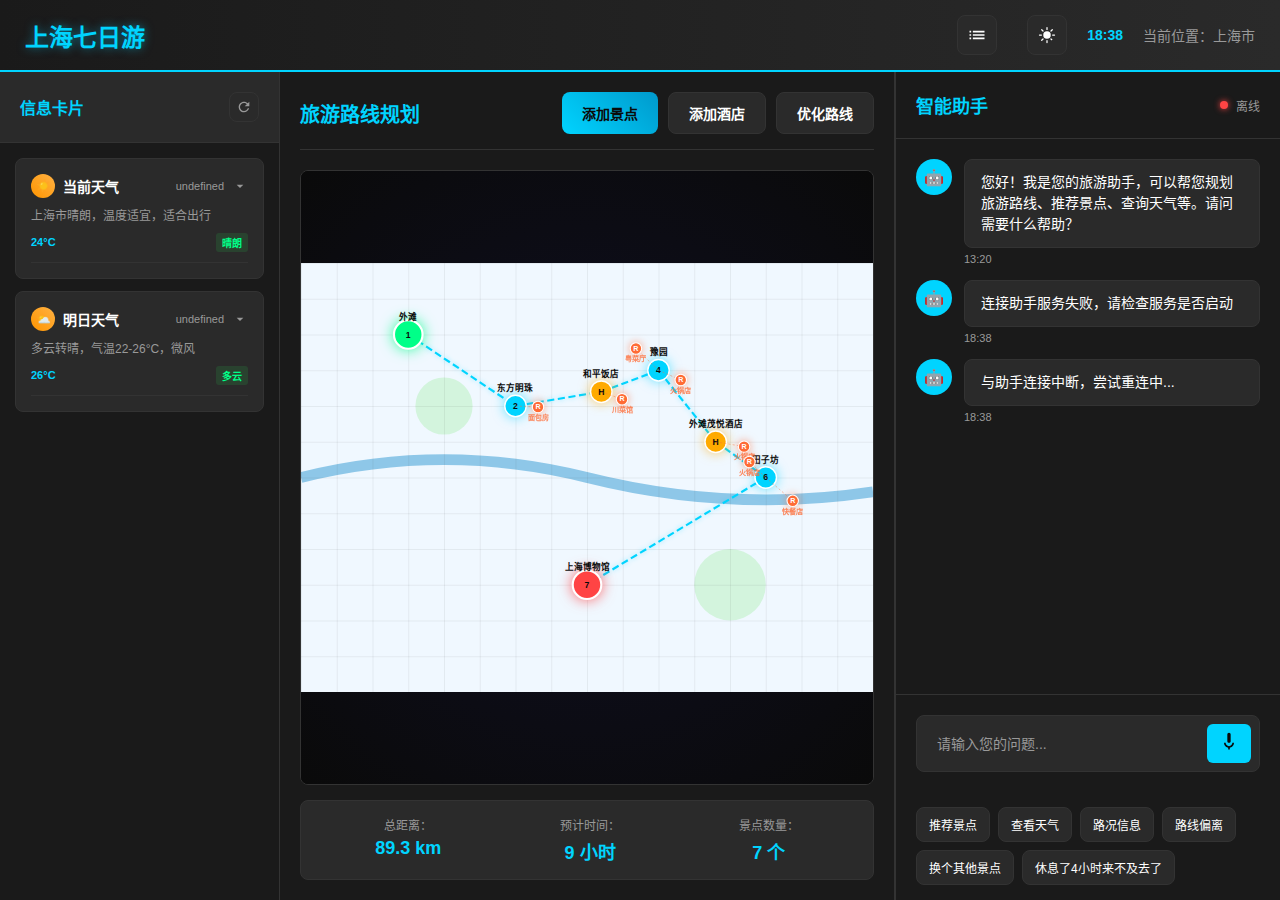
<file: web/travel/index.html>
<!DOCTYPE html>
<html lang="zh-CN">
<head>
    <meta charset="UTF-8">
    <meta name="viewport" content="width=device-width, initial-scale=1.0">
    <title>车机旅游助手</title>
    <link rel="stylesheet" href="style.css">
</head>
<body>
    <div id="app">
        <!-- 头部标题栏 -->
        <header class="header">
            <div class="header-left">
                <h1>旅游助手</h1>
            </div>
            <div class="header-right">
                <button class="overview-btn" id="overview-btn" title="查看总览">
                    <svg width="20" height="20" viewBox="0 0 24 24" fill="currentColor">
                        <path d="M3 13h2v-2H3v2zm0 4h2v-2H3v2zm0-8h2V7H3v2zm4 4h14v-2H7v2zm0 4h14v-2H7v2zM7 7v2h14V7H7z"/>
                    </svg>
                </button>
                <button class="theme-toggle" id="theme-toggle" title="切换主题">
                    <svg class="theme-icon sun-icon" width="20" height="20" viewBox="0 0 24 24" fill="currentColor">
                        <path d="M12 2.25a.75.75 0 01.75.75v2.25a.75.75 0 01-1.5 0V3a.75.75 0 01.75-.75zM7.5 12a4.5 4.5 0 119 0 4.5 4.5 0 01-9 0zM18.894 6.166a.75.75 0 00-1.06-1.06l-1.591 1.59a.75.75 0 101.06 1.061l1.591-1.59zM21.75 12a.75.75 0 01-.75.75h-2.25a.75.75 0 010-1.5H21a.75.75 0 01.75.75zM18.894 17.834a.75.75 0 00-1.06 1.06l-1.591-1.59a.75.75 0 111.06-1.061l1.591 1.59zM12 18a.75.75 0 01.75.75V21a.75.75 0 01-1.5 0v-2.25A.75.75 0 0112 18zM7.758 17.303a.75.75 0 00-1.061-1.06l-1.591 1.59a.75.75 0 001.06 1.061l1.591-1.59zM6 12a.75.75 0 01-.75.75H3a.75.75 0 010-1.5h2.25A.75.75 0 016 12zM6.697 7.757a.75.75 0 001.06-1.06l-1.59-1.591a.75.75 0 00-1.061 1.06l1.59 1.591z"/>
                    </svg>
                    <svg class="theme-icon moon-icon" width="20" height="20" viewBox="0 0 24 24" fill="currentColor" style="display: none;">
                        <path d="M9.528 1.718a.75.75 0 01.162.819A8.97 8.97 0 009 6a9 9 0 009 9 8.97 8.97 0 003.463-.69.75.75 0 01.981.98 10.503 10.503 0 01-9.694 6.46c-5.799 0-10.5-4.701-10.5-10.5 0-4.368 2.667-8.112 6.46-9.694a.75.75 0 01.818.162z"/>
                    </svg>
                </button>
                <span class="time" id="current-time"></span>
                <span class="location">当前位置：上海市</span>
            </div>
        </header>

        <!-- 主内容区域 -->
        <main class="main-content">
            <!-- 左侧区域 (70%) -->
            <section class="left-section">
                <!-- 卡片消息栏 -->
                <aside class="cards-sidebar">
                    <div class="cards-header">
                        <h3>信息卡片</h3>
                        <button class="cards-refresh" id="cards-refresh" title="刷新信息">
                            <svg width="16" height="16" viewBox="0 0 24 24" fill="currentColor">
                                <path d="M17.65 6.35C16.2 4.9 14.21 4 12 4c-4.42 0-7.99 3.58-7.99 8s3.57 8 7.99 8c3.73 0 6.84-2.55 7.73-6h-2.08c-.82 2.33-3.04 4-5.65 4-3.31 0-6-2.69-6-6s2.69-6 6-6c1.66 0 3.14.69 4.22 1.78L13 11h7V4l-2.35 2.35z"/>
                            </svg>
                        </button>
                    </div>
                    <div class="cards-container" id="cards-container">
                        <!-- 卡片内容将通过JavaScript动态生成 -->
                    </div>
                </aside>

                <!-- 旅游规划模块 -->
                <section class="planning-section">
                    <div class="planning-header">
                        <h2>旅游路线规划</h2>
                        <div class="planning-controls">
                            <button class="btn-primary" id="add-point">添加景点</button>
                            <button class="btn-secondary" id="add-hotel">添加酒店</button>
                            <button class="btn-secondary" id="optimize-route">优化路线</button>
                        </div>
                    </div>

                    <!-- 规划图容器 -->
                    <div class="route-canvas-container">
                        <svg id="route-canvas" viewBox="0 0 800 600">
                            <!-- 背景定义 -->
                            <defs>
                                <!-- 地图背景图案 -->
                                <pattern id="map-bg" width="800" height="600" patternUnits="userSpaceOnUse">
                                    <!-- 模拟地图背景 -->
                                    <rect width="800" height="600" fill="#f0f8ff"/>
                                    <!-- 模拟河流 -->
                                    <path d="M 0 300 Q 200 250 400 300 T 800 320" stroke="#4da6d9" stroke-width="15" fill="none" opacity="0.6"/>
                                    <!-- 模拟公园绿地 -->
                                    <circle cx="200" cy="200" r="40" fill="#90EE90" opacity="0.3"/>
                                    <circle cx="600" cy="450" r="50" fill="#90EE90" opacity="0.3"/>
                                </pattern>

                                <!-- 网格图案 -->
                                <pattern id="grid" width="50" height="50" patternUnits="userSpaceOnUse">
                                    <path d="M 50 0 L 0 0 0 50" fill="none" stroke="var(--grid-color)" stroke-width="1" opacity="0.2"/>
                                </pattern>
                            </defs>

                            <!-- 地图背景 -->
                            <rect width="100%" height="100%" fill="url(#map-bg)" />
                            <!-- 网格覆盖 -->
                            <rect width="100%" height="100%" fill="url(#grid)" />

                            <!-- 路线连接线 -->
                            <g id="route-lines"></g>

                            <!-- 景点节点 -->
                            <g id="route-points"></g>

                            <!-- 卫星节点（餐饮等） -->
                            <g id="satellite-points"></g>
                        </svg>
                    </div>

                    <!-- 底部信息面板 -->
                    <div class="route-info">
                        <div class="info-item">
                            <span class="info-label">总距离：</span>
                            <span class="info-value" id="total-distance">0 km</span>
                        </div>
                        <div class="info-item">
                            <span class="info-label">预计时间：</span>
                            <span class="info-value" id="estimated-time">0 小时</span>
                        </div>
                        <div class="info-item">
                            <span class="info-label">景点数量：</span>
                            <span class="info-value" id="point-count">0 个</span>
                        </div>
                    </div>
                </section>
            </section>

            <!-- 右侧对话交互模块 (30%) -->
            <section class="chat-section">
                <div class="chat-header">
                    <h2>智能助手</h2>
                    <div class="chat-status">
                        <span class="status-dot online"></span>
                        <span>在线</span>
                    </div>
                </div>

                <!-- 聊天消息区域 -->
                <div class="chat-messages" id="chat-messages">
                    <div class="message assistant">
                        <div class="message-avatar">
                            <div class="avatar-icon">🤖</div>
                        </div>
                        <div class="message-content">
                            <div class="message-text">您好！我是您的旅游助手，可以帮您规划旅游路线、推荐景点、查询天气等。请问需要什么帮助？</div>
                            <div class="message-time">13:20</div>
                        </div>
                    </div>
                </div>

                <!-- 输入区域 -->
                <div class="chat-input-container">
                    <div class="input-wrapper">
                        <input type="text" id="chat-input" placeholder="请输入您的问题..." autocomplete="off">
                        <button class="send-btn" id="send-btn">
                            <svg width="20" height="20" viewBox="0 0 24 24" fill="currentColor">
                                <path d="M12 1c-1.1 0-2 .9-2 2v8c0 1.1.9 2 2 2s2-.9 2-2V3c0-1.1-.9-2-2-2zm0 16c-2.2 0-4-1.8-4-4H6c0 3.3 2.7 6 6 6s6-2.7 6-6h-2c0 2.2-1.8 4-4 4zm-1 2v2h2v-2h-2z"/>
                            </svg>
                        </button>
                    </div>
                </div>

                <!-- 快捷操作按钮 -->
                <div class="quick-actions">
                    <button class="quick-btn" data-action="recommend">推荐景点</button>
                    <button class="quick-btn" data-action="weather">查看天气</button>
                    <button class="quick-btn" data-action="traffic">路况信息</button>
                    <button class="quick-btn" data-action="deviation">路线偏离</button>
                    <button class="quick-btn" data-action="alternative">换个其他景点</button>
                    <button class="quick-btn" data-action="delay">休息了4小时来不及去了</button>
                </div>
            </section>
        </main>
    </div>

    <!-- 总览弹窗 -->
    <div id="overview-popup" class="overview-popup">
        <div class="popup-overlay" id="popup-overlay"></div>
        <div class="popup-content">
            <div class="popup-header">
                <h2>旅游行程总览</h2>
                <button class="popup-close" id="popup-close" title="关闭">
                    <svg width="24" height="24" viewBox="0 0 24 24" fill="currentColor">
                        <path d="M18.3 5.71c-.39-.39-1.02-.39-1.41 0L12 10.59 7.11 5.7c-.39-.39-1.02-.39-1.41 0-.39.39-.39 1.02 0 1.41L10.59 12 5.7 16.89c-.39.39-.39 1.02 0 1.41.39.39 1.02.39 1.41 0L12 13.41l4.89 4.88c.39.39 1.02.39 1.41 0 .39-.39.39-1.02 0-1.41L13.41 12l4.89-4.89c.38-.38.38-1.02 0-1.4z"/>
                    </svg>
                </button>
            </div>
            <div class="popup-body" id="popup-body">
                <!-- 滑动容器 -->
                <div class="days-container" id="days-container">
                    <!-- 日程内容将通过JavaScript动态生成 -->
                </div>

                <!-- 左右箭头 -->
                <div class="slide-arrows arrow-left" id="arrow-left">
                    <button class="arrow-btn" id="prev-btn">
                        <svg width="24" height="24" viewBox="0 0 24 24" fill="currentColor">
                            <path d="M15.41 7.41L14 6l-6 6 6 6 1.41-1.41L10.83 12z"/>
                        </svg>
                    </button>
                </div>
                <div class="slide-arrows arrow-right" id="arrow-right">
                    <button class="arrow-btn" id="next-btn">
                        <svg width="24" height="24" viewBox="0 0 24 24" fill="currentColor">
                            <path d="M10 6L8.59 7.41 13.17 12l-4.58 4.59L10 18l6-6z"/>
                        </svg>
                    </button>
                </div>

                <!-- 底部导航 -->
                <div class="slide-navigation">
                    <button class="nav-btn" id="nav-prev">
                        <svg width="20" height="20" viewBox="0 0 24 24" fill="currentColor">
                            <path d="M15.41 7.41L14 6l-6 6 6 6 1.41-1.41L10.83 12z"/>
                        </svg>
                    </button>
                    <div class="day-indicators" id="day-indicators">
                        <!-- 指示器将通过JavaScript动态生成 -->
                    </div>
                    <button class="nav-btn" id="nav-next">
                        <svg width="20" height="20" viewBox="0 0 24 24" fill="currentColor">
                            <path d="M10 6L8.59 7.41 13.17 12l-4.58 4.59L10 18l6-6z"/>
                        </svg>
                    </button>
                </div>
            </div>
        </div>
    </div>

    <!-- 引入Mock数据 -->
    <script src="mockData.js"></script>
    <!-- 引入主应用脚本 -->
    <script src="script.js"></script>
</body>
</html>
</file>
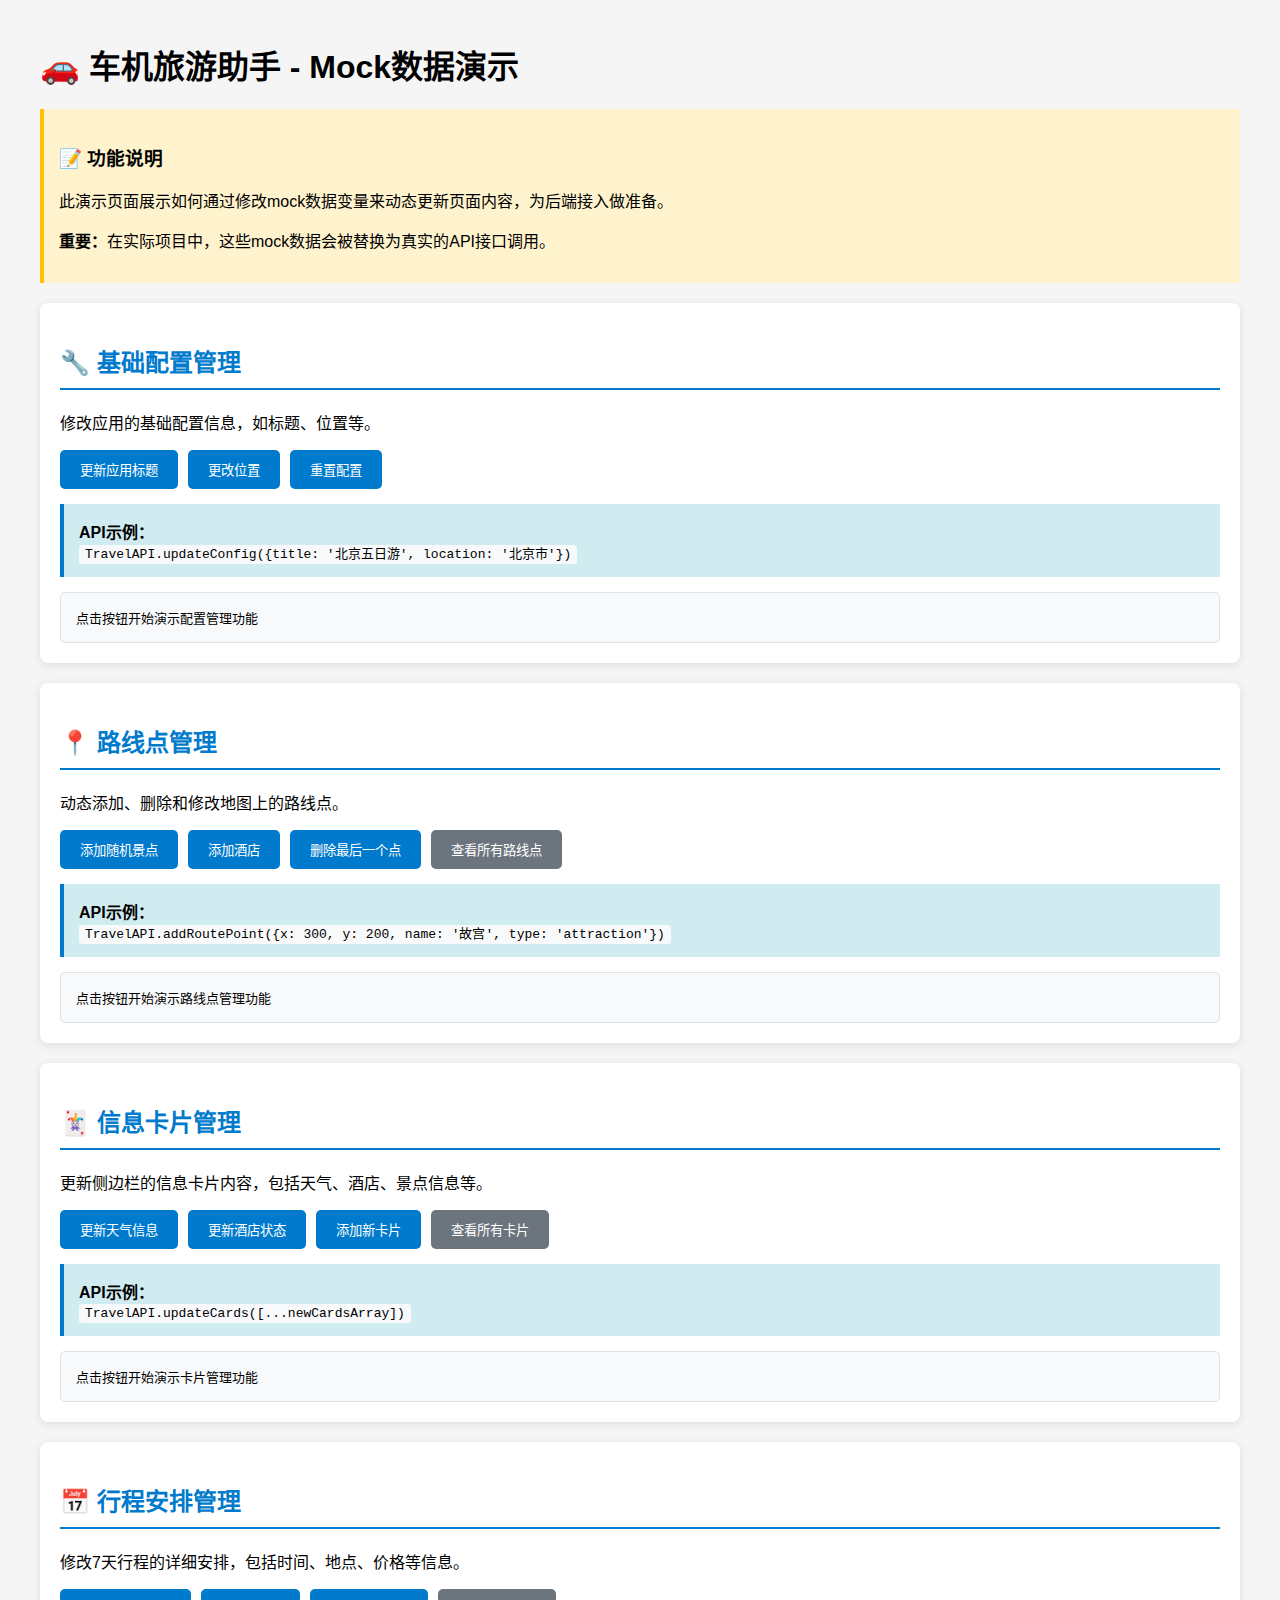
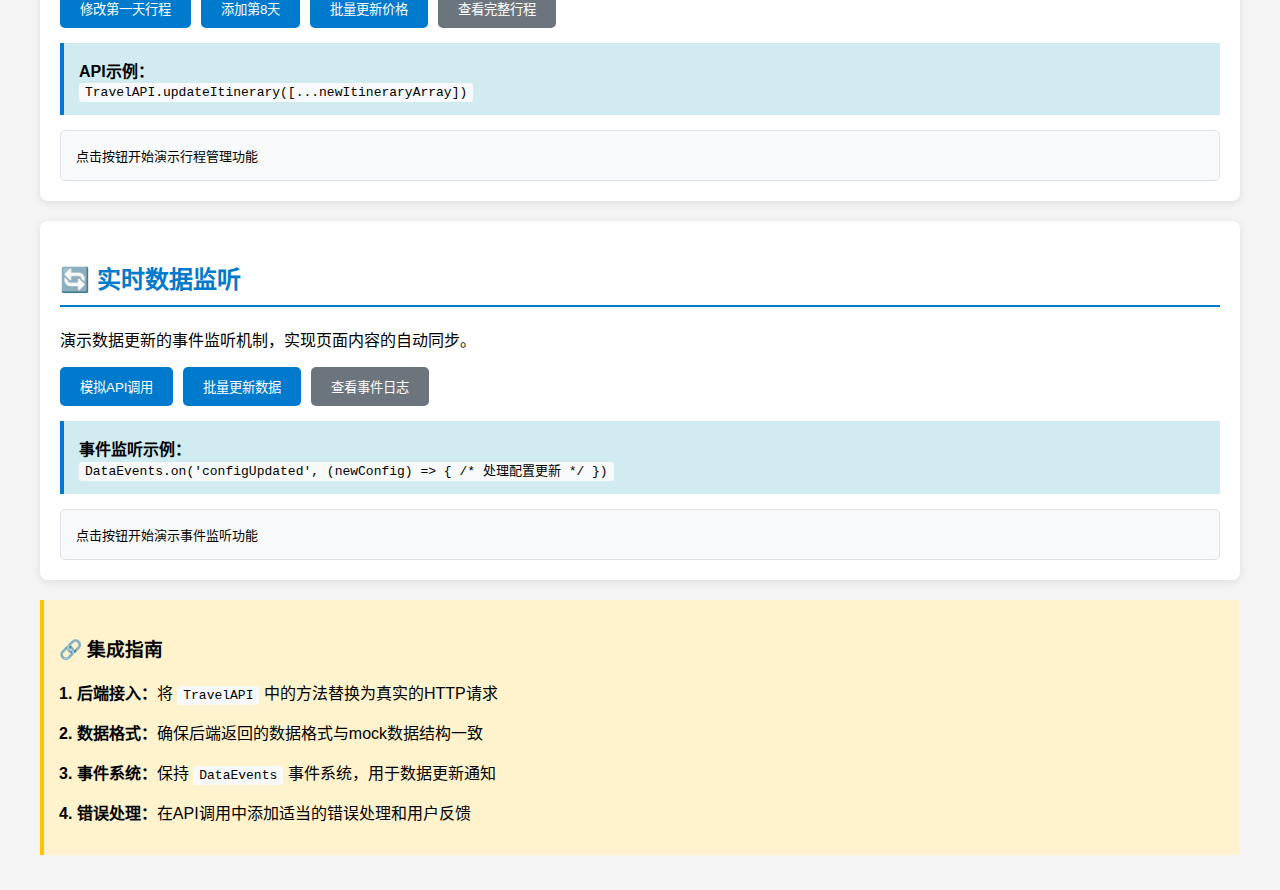
<file: web/travel/demo.html>
<!DOCTYPE html>
<html lang="zh-CN">
<head>
    <meta charset="UTF-8">
    <meta name="viewport" content="width=device-width, initial-scale=1.0">
    <title>Mock数据演示 - 旅游助手</title>
    <style>
        body {
            font-family: Arial, sans-serif;
            max-width: 1200px;
            margin: 0 auto;
            padding: 20px;
            background: #f5f5f5;
        }
        .demo-section {
            background: white;
            margin: 20px 0;
            padding: 20px;
            border-radius: 8px;
            box-shadow: 0 2px 10px rgba(0,0,0,0.1);
        }
        .demo-section h2 {
            color: #007acc;
            border-bottom: 2px solid #007acc;
            padding-bottom: 10px;
        }
        .demo-buttons {
            display: flex;
            gap: 10px;
            flex-wrap: wrap;
            margin: 15px 0;
        }
        .demo-btn {
            background: #007acc;
            color: white;
            border: none;
            padding: 10px 20px;
            border-radius: 5px;
            cursor: pointer;
            transition: background 0.3s;
        }
        .demo-btn:hover {
            background: #005c99;
        }
        .demo-btn.secondary {
            background: #6c757d;
        }
        .demo-btn.secondary:hover {
            background: #545b62;
        }
        .demo-output {
            background: #f8f9fa;
            border: 1px solid #dee2e6;
            padding: 15px;
            border-radius: 5px;
            font-family: monospace;
            white-space: pre-wrap;
            max-height: 300px;
            overflow-y: auto;
        }
        .highlight {
            background: #fff3cd;
            padding: 15px;
            border-left: 4px solid #ffc107;
            margin: 15px 0;
        }
        .api-example {
            background: #d1ecf1;
            padding: 15px;
            border-left: 4px solid #007acc;
            margin: 15px 0;
        }
        code {
            background: #f8f9fa;
            padding: 2px 6px;
            border-radius: 3px;
            font-family: monospace;
        }
    </style>
</head>
<body>
    <h1>🚗 车机旅游助手 - Mock数据演示</h1>

    <div class="highlight">
        <h3>📝 功能说明</h3>
        <p>此演示页面展示如何通过修改mock数据变量来动态更新页面内容，为后端接入做准备。</p>
        <p><strong>重要：</strong>在实际项目中，这些mock数据会被替换为真实的API接口调用。</p>
    </div>

    <div class="demo-section">
        <h2>🔧 基础配置管理</h2>
        <p>修改应用的基础配置信息，如标题、位置等。</p>

        <div class="demo-buttons">
            <button class="demo-btn" onclick="updateTitle()">更新应用标题</button>
            <button class="demo-btn" onclick="updateLocation()">更改位置</button>
            <button class="demo-btn" onclick="resetConfig()">重置配置</button>
        </div>

        <div class="api-example">
            <strong>API示例：</strong><br>
            <code>TravelAPI.updateConfig({title: '北京五日游', location: '北京市'})</code>
        </div>

        <div class="demo-output" id="config-output"></div>
    </div>

    <div class="demo-section">
        <h2>📍 路线点管理</h2>
        <p>动态添加、删除和修改地图上的路线点。</p>

        <div class="demo-buttons">
            <button class="demo-btn" onclick="addRandomPoint()">添加随机景点</button>
            <button class="demo-btn" onclick="addHotelPoint()">添加酒店</button>
            <button class="demo-btn" onclick="removeLastPoint()">删除最后一个点</button>
            <button class="demo-btn secondary" onclick="showRoutePoints()">查看所有路线点</button>
        </div>

        <div class="api-example">
            <strong>API示例：</strong><br>
            <code>TravelAPI.addRoutePoint({x: 300, y: 200, name: '故宫', type: 'attraction'})</code>
        </div>

        <div class="demo-output" id="route-output"></div>
    </div>

    <div class="demo-section">
        <h2>🃏 信息卡片管理</h2>
        <p>更新侧边栏的信息卡片内容，包括天气、酒店、景点信息等。</p>

        <div class="demo-buttons">
            <button class="demo-btn" onclick="updateWeather()">更新天气信息</button>
            <button class="demo-btn" onclick="updateHotelStatus()">更新酒店状态</button>
            <button class="demo-btn" onclick="addNewCard()">添加新卡片</button>
            <button class="demo-btn secondary" onclick="showCardsData()">查看所有卡片</button>
        </div>

        <div class="api-example">
            <strong>API示例：</strong><br>
            <code>TravelAPI.updateCards([...newCardsArray])</code>
        </div>

        <div class="demo-output" id="cards-output"></div>
    </div>

    <div class="demo-section">
        <h2>📅 行程安排管理</h2>
        <p>修改7天行程的详细安排，包括时间、地点、价格等信息。</p>

        <div class="demo-buttons">
            <button class="demo-btn" onclick="updateDay1()">修改第一天行程</button>
            <button class="demo-btn" onclick="addNewDay()">添加第8天</button>
            <button class="demo-btn" onclick="updatePrices()">批量更新价格</button>
            <button class="demo-btn secondary" onclick="showItinerary()">查看完整行程</button>
        </div>

        <div class="api-example">
            <strong>API示例：</strong><br>
            <code>TravelAPI.updateItinerary([...newItineraryArray])</code>
        </div>

        <div class="demo-output" id="itinerary-output"></div>
    </div>

    <div class="demo-section">
        <h2>🔄 实时数据监听</h2>
        <p>演示数据更新的事件监听机制，实现页面内容的自动同步。</p>

        <div class="demo-buttons">
            <button class="demo-btn" onclick="simulateAPICall()">模拟API调用</button>
            <button class="demo-btn" onclick="batchUpdate()">批量更新数据</button>
            <button class="demo-btn secondary" onclick="showEventLog()">查看事件日志</button>
        </div>

        <div class="api-example">
            <strong>事件监听示例：</strong><br>
            <code>DataEvents.on('configUpdated', (newConfig) => { /* 处理配置更新 */ })</code>
        </div>

        <div class="demo-output" id="events-output"></div>
    </div>

    <div class="highlight">
        <h3>🔗 集成指南</h3>
        <p><strong>1. 后端接入：</strong>将 <code>TravelAPI</code> 中的方法替换为真实的HTTP请求</p>
        <p><strong>2. 数据格式：</strong>确保后端返回的数据格式与mock数据结构一致</p>
        <p><strong>3. 事件系统：</strong>保持 <code>DataEvents</code> 事件系统，用于数据更新通知</p>
        <p><strong>4. 错误处理：</strong>在API调用中添加适当的错误处理和用户反馈</p>
    </div>

    <!-- 引入Mock数据 -->
    <script src="mockData.js"></script>
    <script>
        // 演示函数
        function updateTitle() {
            const newTitle = '北京故宫深度游';
            TravelAPI.updateConfig({title: newTitle});
            document.getElementById('config-output').textContent = `应用标题已更新为: ${newTitle}`;
        }

        function updateLocation() {
            const newLocation = '北京市东城区';
            TravelAPI.updateConfig({location: newLocation});
            document.getElementById('config-output').textContent = `位置已更新为: ${newLocation}`;
        }

        function resetConfig() {
            TravelAPI.updateConfig({
                title: '上海七日游',
                location: '上海市',
                totalDays: 7
            });
            document.getElementById('config-output').textContent = '配置已重置为默认值';
        }

        function addRandomPoint() {
            const attractions = ['天安门广场', '故宫博物院', '天坛公园', '颐和园', '长城'];
            const randomName = attractions[Math.floor(Math.random() * attractions.length)];
            const newPoint = {
                x: Math.random() * 600 + 100,
                y: Math.random() * 400 + 100,
                name: randomName,
                type: 'attraction'
            };
            TravelAPI.addRoutePoint(newPoint);
            document.getElementById('route-output').textContent = `已添加景点: ${randomName}`;
        }

        function addHotelPoint() {
            const hotels = ['北京饭店', '王府井大饭店', '前门建国饭店'];
            const randomHotel = hotels[Math.floor(Math.random() * hotels.length)];
            const newPoint = {
                x: Math.random() * 600 + 100,
                y: Math.random() * 400 + 100,
                name: randomHotel,
                type: 'hotel'
            };
            TravelAPI.addRoutePoint(newPoint);
            document.getElementById('route-output').textContent = `已添加酒店: ${randomHotel}`;
        }

        function removeLastPoint() {
            const points = window.RoutePointsData;
            if (points.length > 0) {
                const lastPoint = points[points.length - 1];
                TravelAPI.removeRoutePoint(lastPoint.id);
                document.getElementById('route-output').textContent = `已删除: ${lastPoint.name}`;
            } else {
                document.getElementById('route-output').textContent = '没有可删除的路线点';
            }
        }

        function showRoutePoints() {
            const points = window.RoutePointsData;
            const output = points.map(p => `${p.name} (${p.type}) - 坐标(${p.x}, ${p.y})`).join('\n');
            document.getElementById('route-output').textContent = `当前路线点 (${points.length}个):\n${output}`;
        }

        function updateWeather() {
            const cards = [...window.CardsData];
            const weatherCard = cards.find(c => c.id === 'weather-general');
            if (weatherCard) {
                weatherCard.value = Math.floor(Math.random() * 15 + 15) + '°C';
                weatherCard.content = '北京市多云，微风，适合出行';
                weatherCard.time = new Date().toLocaleTimeString('zh-CN', {hour: '2-digit', minute: '2-digit'});
                TravelAPI.updateCards(cards);
                document.getElementById('cards-output').textContent = `天气已更新: ${weatherCard.value}`;
            }
        }

        function updateHotelStatus() {
            const cards = [...window.CardsData];
            const hotelCards = cards.filter(c => c.type === 'hotel');
            hotelCards.forEach(card => {
                const statuses = ['available', 'busy'];
                const statusTexts = ['有房', '紧张'];
                const randomIndex = Math.floor(Math.random() * statuses.length);
                card.status = statuses[randomIndex];
                card.statusText = statusTexts[randomIndex];
            });
            TravelAPI.updateCards(cards);
            document.getElementById('cards-output').textContent = `已更新 ${hotelCards.length} 个酒店的状态`;
        }

        function addNewCard() {
            const cards = [...window.CardsData];
            const newCard = {
                id: 'demo-card-' + Date.now(),
                type: 'attraction',
                title: '演示景点',
                content: '这是一个演示添加的新景点卡片',
                value: '¥50',
                status: 'available',
                statusText: '开放中',
                icon: '🏯',
                pointTypes: ['all'],
                pointId: null,
                time: new Date().toLocaleTimeString('zh-CN', {hour: '2-digit', minute: '2-digit'})
            };
            cards.push(newCard);
            TravelAPI.updateCards(cards);
            document.getElementById('cards-output').textContent = `已添加新卡片: ${newCard.title}`;
        }

        function showCardsData() {
            const cards = window.CardsData;
            const output = cards.map(c => `${c.title} (${c.type}) - ${c.value}`).join('\n');
            document.getElementById('cards-output').textContent = `所有卡片 (${cards.length}个):\n${output}`;
        }

        function updateDay1() {
            const itinerary = [...window.ItineraryData];
            if (itinerary[0]) {
                itinerary[0].title = '第一天 - 故宫天安门文化之旅';
                itinerary[0].summary = '2个景点 · 2个用餐 · 1晚住宿';
                itinerary[0].items[0].title = '天安门广场';
                itinerary[0].items[0].description = '中华人民共和国的象征，观看升旗仪式';
                TravelAPI.updateItinerary(itinerary);
                document.getElementById('itinerary-output').textContent = '第一天行程已更新为北京主题';
            }
        }

        function addNewDay() {
            const itinerary = [...window.ItineraryData];
            const newDay = {
                day: 8,
                date: '2024-01-22',
                title: '第八天 - 额外延伸游',
                summary: '1个景点 · 1个用餐',
                items: [
                    {
                        time: '10:00',
                        type: 'attraction',
                        title: '圆明园',
                        description: '历史遗迹，感受历史沧桑',
                        price: '¥25',
                        duration: '3小时',
                        icon: '🏛️'
                    }
                ]
            };
            itinerary.push(newDay);
            TravelAPI.updateItinerary(itinerary);
            document.getElementById('itinerary-output').textContent = '已添加第8天行程';
        }

        function updatePrices() {
            const itinerary = [...window.ItineraryData];
            let updateCount = 0;
            itinerary.forEach(day => {
                day.items.forEach(item => {
                    if (item.price && item.price.includes('¥')) {
                        const currentPrice = parseInt(item.price.replace('¥', ''));
                        const newPrice = Math.floor(currentPrice * (0.8 + Math.random() * 0.4)); // ±20%变动
                        item.price = '¥' + newPrice;
                        updateCount++;
                    }
                });
            });
            TravelAPI.updateItinerary(itinerary);
            document.getElementById('itinerary-output').textContent = `已更新 ${updateCount} 个项目的价格`;
        }

        function showItinerary() {
            const itinerary = window.ItineraryData;
            const output = itinerary.map(day => `${day.title} - ${day.summary}`).join('\n');
            document.getElementById('itinerary-output').textContent = `行程安排 (${itinerary.length}天):\n${output}`;
        }

        // 事件监听演示
        let eventLog = [];

        function simulateAPICall() {
            // 模拟一个完整的API调用流程
            eventLog.push(`[${new Date().toLocaleTimeString()}] 开始API调用`);

            setTimeout(() => {
                // 模拟网络延迟
                TravelAPI.updateConfig({
                    title: '模拟API更新 - ' + Math.floor(Math.random() * 1000)
                });
                eventLog.push(`[${new Date().toLocaleTimeString()}] 配置更新完成`);

                setTimeout(() => {
                    const newCard = {
                        id: 'api-card-' + Date.now(),
                        type: 'weather',
                        title: 'API天气',
                        content: '通过API获取的天气信息',
                        value: Math.floor(Math.random() * 30) + '°C',
                        status: 'available',
                        statusText: '实时',
                        icon: '🌤️',
                        pointTypes: ['all'],
                        pointId: null,
                        time: new Date().toLocaleTimeString('zh-CN', {hour: '2-digit', minute: '2-digit'})
                    };

                    const cards = [...window.CardsData, newCard];
                    TravelAPI.updateCards(cards);
                    eventLog.push(`[${new Date().toLocaleTimeString()}] 卡片数据更新完成`);

                    document.getElementById('events-output').textContent = eventLog.slice(-10).join('\n');
                }, 500);
            }, 1000);

            document.getElementById('events-output').textContent = eventLog.slice(-10).join('\n');
        }

        function batchUpdate() {
            eventLog.push(`[${new Date().toLocaleTimeString()}] 开始批量更新`);

            // 同时更新多个数据源
            Promise.all([
                TravelAPI.updateConfig({location: '批量更新测试'}),
                TravelAPI.updateCards(window.CardsData.map(card => ({
                    ...card,
                    time: new Date().toLocaleTimeString('zh-CN', {hour: '2-digit', minute: '2-digit'})
                })))
            ]).then(() => {
                eventLog.push(`[${new Date().toLocaleTimeString()}] 批量更新完成`);
                document.getElementById('events-output').textContent = eventLog.slice(-10).join('\n');
            });
        }

        function showEventLog() {
            document.getElementById('events-output').textContent = `事件日志 (最近${eventLog.length}条):\n` + eventLog.join('\n');
        }

        // 监听所有数据更新事件
        DataEvents.on('configUpdated', (data) => {
            eventLog.push(`[${new Date().toLocaleTimeString()}] 事件: configUpdated`);
        });

        DataEvents.on('cardsUpdated', (data) => {
            eventLog.push(`[${new Date().toLocaleTimeString()}] 事件: cardsUpdated (${data.length}个卡片)`);
        });

        DataEvents.on('routePointsUpdated', (data) => {
            eventLog.push(`[${new Date().toLocaleTimeString()}] 事件: routePointsUpdated (${data.length}个点)`);
        });

        DataEvents.on('itineraryUpdated', (data) => {
            eventLog.push(`[${new Date().toLocaleTimeString()}] 事件: itineraryUpdated (${data.length}天)`);
        });

        // 初始化显示
        document.getElementById('config-output').textContent = '点击按钮开始演示配置管理功能';
        document.getElementById('route-output').textContent = '点击按钮开始演示路线点管理功能';
        document.getElementById('cards-output').textContent = '点击按钮开始演示卡片管理功能';
        document.getElementById('itinerary-output').textContent = '点击按钮开始演示行程管理功能';
        document.getElementById('events-output').textContent = '点击按钮开始演示事件监听功能';

        console.log('Mock数据演示页面已加载');
        console.log('可以通过浏览器控制台直接调用API：');
        console.log('- TravelAPI.updateConfig({title: "新标题"})');
        console.log('- TravelAPI.addRoutePoint({x: 100, y: 100, name: "测试点", type: "attraction"})');
        console.log('- DataEvents.on("configUpdated", (data) => console.log("配置更新:", data))');
    </script>
</body>
</html>
</file>
<file: web/travel/style.css>
* {
    margin: 0;
    padding: 0;
    box-sizing: border-box;
}

:root {
    --primary-bg: #0a0a0a;
    --secondary-bg: #1a1a1a;
    --accent-bg: #2a2a2a;
    --primary-color: #00d4ff;
    --secondary-color: #ffffff;
    --text-muted: #999999;
    --border-color: #333333;
    --success-color: #00ff88;
    --warning-color: #ffaa00;
    --danger-color: #ff4444;
    --radius: 8px;
    --shadow: 0 4px 20px rgba(0, 212, 255, 0.15);
    --grid-color: #2a2a2a;
}

/* 白天模式 */
body.light-theme {
    --primary-bg: #ffffff;
    --secondary-bg: #f8f9fa;
    --accent-bg: #e9ecef;
    --primary-color: #007acc;
    --secondary-color: #212529;
    --text-muted: #6c757d;
    --border-color: #dee2e6;
    --success-color: #28a745;
    --warning-color: #ffc107;
    --danger-color: #dc3545;
    --shadow: 0 4px 20px rgba(0, 122, 204, 0.15);
    --grid-color: #e9ecef;
}

body {
    font-family: 'Arial', sans-serif;
    background: linear-gradient(135deg, var(--primary-bg) 0%, var(--secondary-bg) 100%);
    color: var(--secondary-color);
    height: 100vh;
    overflow: hidden;
    user-select: none;
    transition: all 0.3s ease;
}

#app {
    height: 100vh;
    display: flex;
    flex-direction: column;
}

/* 头部样式 */
.header {
    background: linear-gradient(90deg, var(--secondary-bg) 0%, var(--accent-bg) 100%);
    padding: 15px 25px;
    display: flex;
    justify-content: space-between;
    align-items: center;
    border-bottom: 2px solid var(--primary-color);
    box-shadow: var(--shadow);
}

.header-left h1 {
    color: var(--primary-color);
    font-size: 24px;
    font-weight: bold;
    text-shadow: 0 0 10px rgba(0, 212, 255, 0.5);
}

.header-right {
    display: flex;
    gap: 20px;
    align-items: center;
    font-size: 14px;
}

/* 总览按钮样式 */
.overview-btn {
    background: var(--accent-bg);
    border: 1px solid var(--border-color);
    border-radius: var(--radius);
    padding: 8px;
    cursor: pointer;
    transition: all 0.3s ease;
    display: flex;
    align-items: center;
    justify-content: center;
    min-width: 40px;
    height: 40px;
    margin-right: 10px;
}

.overview-btn:hover {
    background: var(--primary-color);
    color: var(--primary-bg);
    border-color: var(--primary-color);
    transform: scale(1.05);
}

.overview-btn svg {
    color: var(--secondary-color);
    transition: all 0.3s ease;
}

.overview-btn:hover svg {
    color: var(--primary-bg);
}

/* 主题切换按钮 */
.theme-toggle {
    background: var(--accent-bg);
    border: 1px solid var(--border-color);
    border-radius: var(--radius);
    padding: 8px;
    cursor: pointer;
    transition: all 0.3s ease;
    display: flex;
    align-items: center;
    justify-content: center;
    min-width: 40px;
    height: 40px;
}

.theme-toggle:hover {
    background: var(--primary-color);
    color: var(--primary-bg);
    border-color: var(--primary-color);
    transform: scale(1.05);
}

.theme-icon {
    transition: all 0.3s ease;
    color: var(--secondary-color);
}

.theme-toggle:hover .theme-icon {
    color: var(--primary-bg);
}

/* 白天模式特殊样式调整 */
body.light-theme .route-canvas-container {
    background: var(--primary-bg);
    border: 2px solid var(--border-color);
}

body.light-theme #route-canvas {
    background: linear-gradient(135deg, #f8f9fa 0%, var(--primary-bg) 100%);
}

body.light-theme .route-point circle {
    filter: drop-shadow(0 0 8px rgba(0, 122, 204, 0.6));
}

body.light-theme .route-line {
    filter: drop-shadow(0 0 4px rgba(0, 122, 204, 0.4));
}

body.light-theme .status-dot.online {
    box-shadow: 0 0 6px var(--success-color);
}

.time {
    color: var(--primary-color);
    font-weight: bold;
}

.location {
    color: var(--text-muted);
}

/* 主内容区域 */
.main-content {
    flex: 1;
    display: flex;
    height: calc(100vh - 70px);
}

/* 左侧区域 (70%) */
.left-section {
    width: 70%;
    display: flex;
    border-right: 2px solid var(--border-color);
}

/* 卡片消息栏 */
.cards-sidebar {
    width: 280px;
    background: var(--secondary-bg);
    border-right: 1px solid var(--border-color);
    display: flex;
    flex-direction: column;
    overflow: hidden;
}

.cards-header {
    padding: 20px;
    border-bottom: 1px solid var(--border-color);
    display: flex;
    justify-content: space-between;
    align-items: center;
    background: var(--accent-bg);
}

.cards-header h3 {
    color: var(--primary-color);
    font-size: 16px;
    margin: 0;
}

.cards-refresh {
    background: transparent;
    border: 1px solid var(--border-color);
    border-radius: var(--radius);
    padding: 6px;
    cursor: pointer;
    color: var(--text-muted);
    transition: all 0.3s ease;
    display: flex;
    align-items: center;
    justify-content: center;
}

.cards-refresh:hover {
    color: var(--primary-color);
    border-color: var(--primary-color);
    transform: rotate(180deg);
}

.cards-container {
    flex: 1;
    padding: 15px;
    overflow-y: auto;
    display: flex;
    flex-direction: column;
    gap: 12px;
}

.cards-container::-webkit-scrollbar {
    width: 4px;
}

.cards-container::-webkit-scrollbar-track {
    background: var(--accent-bg);
}

.cards-container::-webkit-scrollbar-thumb {
    background: var(--primary-color);
    border-radius: 2px;
}

/* 信息卡片样式 */
.info-card {
    background: var(--accent-bg);
    border: 1px solid var(--border-color);
    border-radius: var(--radius);
    padding: 15px;
    transition: all 0.3s ease;
    cursor: pointer;
    position: relative;
    overflow: hidden;
}

.info-card:hover {
    transform: translateY(-2px);
    box-shadow: var(--shadow);
    border-color: var(--primary-color);
}

.info-card.expanded {
    border-color: var(--primary-color);
    box-shadow: var(--shadow);
}

.info-card::before {
    content: '';
    position: absolute;
    top: 0;
    left: 0;
    width: 4px;
    height: 100%;
    background: var(--primary-color);
    transform: scaleY(0);
    transition: transform 0.3s ease;
}

.info-card:hover::before,
.info-card.expanded::before {
    transform: scaleY(1);
}

.card-header {
    display: flex;
    align-items: center;
    justify-content: space-between;
    margin-bottom: 10px;
}

.card-expand-icon {
    width: 16px;
    height: 16px;
    color: var(--text-muted);
    transition: all 0.3s ease;
    transform: rotate(0deg);
}

.info-card.expanded .card-expand-icon {
    transform: rotate(180deg);
    color: var(--primary-color);
}

.card-content {
    color: var(--text-muted);
    font-size: 12px;
    line-height: 1.4;
    margin-bottom: 8px;
}

.card-details {
    display: flex;
    justify-content: space-between;
    align-items: center;
    font-size: 11px;
}

/* 展开的详细内容 */
.card-expanded-content {
    max-height: 0;
    overflow: hidden;
    transition: max-height 0.3s ease;
    margin-top: 10px;
    padding-top: 0;
    border-top: 1px solid var(--border-color);
}

.info-card.expanded .card-expanded-content {
    max-height: 200px;
    padding-top: 10px;
}

.expanded-section {
    margin-bottom: 12px;
}

.expanded-section:last-child {
    margin-bottom: 0;
}

.expanded-title {
    font-size: 11px;
    font-weight: bold;
    color: var(--primary-color);
    margin-bottom: 4px;
}

.expanded-text {
    font-size: 11px;
    color: var(--text-muted);
    line-height: 1.3;
}

.expanded-list {
    list-style: none;
    padding: 0;
    margin: 0;
}

.expanded-list li {
    font-size: 10px;
    color: var(--text-muted);
    padding: 2px 0;
    position: relative;
    padding-left: 12px;
}

.expanded-list li::before {
    content: '•';
    color: var(--primary-color);
    position: absolute;
    left: 0;
}

.card-value {
    color: var(--primary-color);
    font-weight: bold;
}

.card-status {
    padding: 2px 6px;
    border-radius: 3px;
    font-size: 10px;
    font-weight: bold;
}

.card-status.available {
    background: rgba(40, 167, 69, 0.2);
    color: var(--success-color);
}

.card-status.busy {
    background: rgba(255, 170, 0, 0.2);
    color: var(--warning-color);
}

.card-status.closed {
    background: rgba(255, 68, 68, 0.2);
    color: var(--danger-color);
}

.card-icon {
    width: 24px;
    height: 24px;
    border-radius: 50%;
    display: flex;
    align-items: center;
    justify-content: center;
    font-size: 12px;
}

.card-icon.weather {
    background: linear-gradient(45deg, #ff9500, #ffb143);
}

.card-icon.hotel {
    background: linear-gradient(45deg, #007acc, #4da6d9);
}

.card-icon.attraction {
    background: linear-gradient(45deg, #28a745, #5cbf7a);
}

.card-title {
    color: var(--secondary-color);
    font-size: 14px;
    font-weight: bold;
    margin: 0;
}

.card-time {
    color: var(--text-muted);
    font-size: 11px;
}

/* 餐饮卡片样式 */
.card-icon.restaurant {
    background: linear-gradient(45deg, #ff6b35, #f7931e);
}

/* 旅游规划模块调整 */
.planning-section {
    flex: 1;
    background: var(--secondary-bg);
    display: flex;
    flex-direction: column;
    padding: 20px;
}

.planning-header {
    display: flex;
    justify-content: space-between;
    align-items: center;
    margin-bottom: 20px;
    padding-bottom: 15px;
    border-bottom: 1px solid var(--border-color);
}

.planning-header h2 {
    color: var(--primary-color);
    font-size: 20px;
}

.planning-controls {
    display: flex;
    gap: 10px;
}

.btn-primary, .btn-secondary {
    padding: 10px 20px;
    border: none;
    border-radius: var(--radius);
    font-size: 14px;
    cursor: pointer;
    transition: all 0.3s ease;
    font-weight: bold;
}

.btn-primary {
    background: linear-gradient(45deg, var(--primary-color), #0099cc);
    color: var(--primary-bg);
}

.btn-primary:hover {
    transform: translateY(-2px);
    box-shadow: 0 6px 20px rgba(0, 212, 255, 0.4);
}

.btn-secondary {
    background: var(--accent-bg);
    color: var(--secondary-color);
    border: 1px solid var(--border-color);
}

.btn-secondary:hover {
    background: var(--border-color);
    border-color: var(--primary-color);
}

/* 规划图容器 */
.route-canvas-container {
    flex: 1;
    background: var(--primary-bg);
    border-radius: var(--radius);
    border: 1px solid var(--border-color);
    overflow: hidden;
    position: relative;
}

#route-canvas {
    width: 100%;
    height: 100%;
    background: radial-gradient(circle at center, #0f0f23 0%, var(--primary-bg) 100%);
}

/* 路线信息面板 */
.route-info {
    display: flex;
    justify-content: space-around;
    background: var(--accent-bg);
    padding: 15px;
    border-radius: var(--radius);
    margin-top: 15px;
    border: 1px solid var(--border-color);
}

.info-item {
    text-align: center;
}

.info-label {
    color: var(--text-muted);
    font-size: 12px;
    display: block;
    margin-bottom: 5px;
}

.info-value {
    color: var(--primary-color);
    font-size: 18px;
    font-weight: bold;
}

/* 右侧对话模块 (30%) */
.chat-section {
    width: 30%;
    background: var(--secondary-bg);
    display: flex;
    flex-direction: column;
}

.chat-header {
    padding: 20px;
    border-bottom: 1px solid var(--border-color);
    display: flex;
    justify-content: space-between;
    align-items: center;
}

.chat-header h2 {
    color: var(--primary-color);
    font-size: 18px;
}

.chat-status {
    display: flex;
    align-items: center;
    gap: 8px;
    font-size: 12px;
    color: var(--text-muted);
}

.status-dot {
    width: 8px;
    height: 8px;
    border-radius: 50%;
    background: var(--text-muted);
    transition: all 0.3s ease;
}

.status-dot.online {
    background: var(--success-color);
    box-shadow: 0 0 6px var(--success-color);
}

.status-dot.offline {
    background: var(--danger-color);
    box-shadow: 0 0 6px var(--danger-color);
}

/* 聊天消息区域 */
.chat-messages {
    flex: 1;
    padding: 20px;
    overflow-y: auto;
    display: flex;
    flex-direction: column;
    gap: 15px;
}

.chat-messages::-webkit-scrollbar {
    width: 6px;
}

.chat-messages::-webkit-scrollbar-track {
    background: var(--accent-bg);
}

.chat-messages::-webkit-scrollbar-thumb {
    background: var(--primary-color);
    border-radius: 3px;
}

.message {
    display: flex;
    gap: 12px;
    animation: fadeInUp 0.3s ease-out;
}

.message.user {
    flex-direction: row-reverse;
}

.message-avatar {
    width: 36px;
    height: 36px;
    border-radius: 50%;
    background: var(--primary-color);
    display: flex;
    align-items: center;
    justify-content: center;
    font-size: 16px;
    flex-shrink: 0;
}

.message.user .message-avatar {
    background: var(--accent-bg);
    border: 2px solid var(--primary-color);
}

.avatar-icon {
    color: var(--primary-bg);
    font-weight: bold;
}

.message.user .avatar-icon {
    color: var(--primary-color);
}

.message-agent-name {
    font-size: 12px;
    color: var(--primary-color);
    font-weight: bold;
    margin-bottom: 4px;
    opacity: 0.9;
}

.message.user .message-agent-name {
    color: var(--secondary-color);
    text-align: right;
}

.message-content {
    flex: 1;
    max-width: calc(100% - 48px);
}

.message.user .message-content {
    text-align: right;
}

.message-text {
    background: var(--accent-bg);
    padding: 12px 16px;
    border-radius: var(--radius);
    border: 1px solid var(--border-color);
    font-size: 14px;
    line-height: 1.5;
    word-wrap: break-word;
}

.message.user .message-text {
    background: linear-gradient(45deg, var(--primary-color), #0099cc);
    color: var(--primary-bg);
    border: none;
}

.message-time {
    font-size: 11px;
    color: var(--text-muted);
    margin-top: 5px;
}

/* Markdown内容样式 */
.message-text h1,
.message-text h2,
.message-text h3,
.message-text h4,
.message-text h5,
.message-text h6 {
    margin: 12px 0 8px 0;
    color: var(--primary-color);
    font-weight: bold;
    line-height: 1.3;
}

.message-text h1 { font-size: 1.5em; }
.message-text h2 { font-size: 1.3em; }
.message-text h3 { font-size: 1.2em; }
.message-text h4 { font-size: 1.1em; }
.message-text h5 { font-size: 1.05em; }
.message-text h6 { font-size: 1em; opacity: 0.9; }

.message-text p {
    margin: 8px 0;
    line-height: 1.6;
}

.message-text strong {
    font-weight: bold;
    color: var(--secondary-color);
}

.message-text em {
    font-style: italic;
    opacity: 0.9;
}

.message-text ul,
.message-text ol {
    margin: 8px 0;
    padding-left: 20px;
}

.message-text li {
    margin: 4px 0;
    line-height: 1.5;
}

.message-text ul li {
    list-style-type: disc;
}

.message-text ol li {
    list-style-type: decimal;
}

.message-text blockquote {
    border-left: 3px solid var(--primary-color);
    margin: 12px 0;
    padding: 8px 12px;
    background: rgba(0, 212, 255, 0.05);
    font-style: italic;
    opacity: 0.9;
}

.message-text code {
    background: var(--accent-bg);
    border: 1px solid var(--border-color);
    border-radius: 3px;
    padding: 2px 6px;
    font-family: 'Courier New', monospace;
    font-size: 0.9em;
    color: var(--primary-color);
}

.message-text pre {
    background: var(--accent-bg);
    border: 1px solid var(--border-color);
    border-radius: var(--radius);
    padding: 12px;
    margin: 8px 0;
    overflow-x: auto;
    font-family: 'Courier New', monospace;
    font-size: 0.9em;
    line-height: 1.4;
}

.message-text pre code {
    background: none;
    border: none;
    padding: 0;
    border-radius: 0;
}

.message-text table {
    border-collapse: collapse;
    width: 100%;
    margin: 12px 0;
    font-size: 0.9em;
}

.message-text th,
.message-text td {
    border: 1px solid var(--border-color);
    padding: 8px 12px;
    text-align: left;
}

.message-text th {
    background: var(--accent-bg);
    color: var(--primary-color);
    font-weight: bold;
}

.message-text tr:nth-child(even) {
    background: rgba(0, 212, 255, 0.03);
}

.message-text a {
    color: var(--primary-color);
    text-decoration: none;
    border-bottom: 1px solid var(--primary-color);
    transition: all 0.2s ease;
}

.message-text a:hover {
    color: var(--secondary-color);
    border-bottom-color: var(--secondary-color);
}

.message-text hr {
    border: none;
    border-top: 1px solid var(--border-color);
    margin: 16px 0;
    opacity: 0.5;
}

.message-text img {
    max-width: 100%;
    height: auto;
    border-radius: var(--radius);
    margin: 8px 0;
}

/* 用户消息中的markdown样式调整 */
.message.user .message-text h1,
.message.user .message-text h2,
.message.user .message-text h3,
.message.user .message-text h4,
.message.user .message-text h5,
.message.user .message-text h6 {
    color: rgba(255, 255, 255, 0.9);
}

.message.user .message-text strong {
    color: rgba(255, 255, 255, 0.95);
}

.message.user .message-text code {
    background: rgba(255, 255, 255, 0.15);
    border-color: rgba(255, 255, 255, 0.2);
    color: rgba(255, 255, 255, 0.9);
}

.message.user .message-text pre {
    background: rgba(255, 255, 255, 0.1);
    border-color: rgba(255, 255, 255, 0.2);
}

.message.user .message-text blockquote {
    border-left-color: rgba(255, 255, 255, 0.6);
    background: rgba(255, 255, 255, 0.05);
}

.message.user .message-text a {
    color: rgba(255, 255, 255, 0.9);
    border-bottom-color: rgba(255, 255, 255, 0.6);
}

.message.user .message-text a:hover {
    color: rgba(255, 255, 255, 1);
    border-bottom-color: rgba(255, 255, 255, 0.9);
}

/* 输入区域 */
.chat-input-container {
    padding: 20px;
    border-top: 1px solid var(--border-color);
}

.input-wrapper {
    display: flex;
    gap: 10px;
    background: var(--accent-bg);
    border-radius: var(--radius);
    border: 1px solid var(--border-color);
    padding: 8px;
}

#chat-input {
    flex: 1;
    background: transparent;
    border: none;
    color: var(--secondary-color);
    font-size: 14px;
    padding: 8px 12px;
    outline: none;
}

#chat-input::placeholder {
    color: var(--text-muted);
}

.send-btn {
    background: var(--primary-color);
    color: var(--primary-bg);
    border: none;
    border-radius: calc(var(--radius) - 2px);
    padding: 8px 12px;
    cursor: pointer;
    transition: all 0.2s ease;
}

.send-btn:hover {
    background: #0099cc;
    transform: scale(1.05);
}

/* 快捷操作按钮 */
.quick-actions {
    padding: 15px 20px;
    display: flex;
    gap: 8px;
    flex-wrap: wrap;
}

.quick-btn {
    background: var(--accent-bg);
    color: var(--secondary-color);
    border: 1px solid var(--border-color);
    border-radius: var(--radius);
    padding: 8px 12px;
    font-size: 12px;
    cursor: pointer;
    transition: all 0.2s ease;
}

.quick-btn:hover {
    background: var(--primary-color);
    color: var(--primary-bg);
    border-color: var(--primary-color);
}

/* 景点节点样式 */
.route-point {
    cursor: pointer;
    transition: all 0.3s ease;
}

/* 移除悬浮缩放特效，避免抖动 */
.route-point:hover {
    /* transform: scale(1.1); 移除此行 */
}

.route-point circle {
    fill: var(--primary-color);
    stroke: var(--secondary-color);
    stroke-width: 2;
    filter: drop-shadow(0 0 8px rgba(0, 212, 255, 0.6));
}

/* 酒店节点样式 */
.route-point.hotel circle {
    fill: var(--warning-color);
    stroke: var(--secondary-color);
    stroke-width: 2;
    filter: drop-shadow(0 0 8px rgba(255, 170, 0, 0.6));
}

/* 起点节点样式 */
.route-point.start circle {
    fill: var(--success-color);
    stroke: var(--secondary-color);
    stroke-width: 3;
    filter: drop-shadow(0 0 10px rgba(0, 255, 136, 0.8));
}

/* 终点节点样式 */
.route-point.end circle {
    fill: var(--danger-color);
    stroke: var(--secondary-color);
    stroke-width: 3;
    filter: drop-shadow(0 0 10px rgba(255, 68, 68, 0.8));
}

.route-point text {
    fill: var(--primary-bg);
    font-size: 12px;
    font-weight: bold;
    text-anchor: middle;
    dominant-baseline: central;
}

/* 白天模式下的节点文字颜色调整 */
body.light-theme .route-point text {
    fill: var(--secondary-color); /* 白天模式使用深色文字 */
}

/* 白天模式下的节点样式调整 */
body.light-theme .route-point circle {
    filter: drop-shadow(0 0 8px rgba(0, 122, 204, 0.6));
}

body.light-theme .route-point.hotel circle {
    filter: drop-shadow(0 0 8px rgba(255, 193, 7, 0.6));
}

body.light-theme .route-point.start circle {
    filter: drop-shadow(0 0 10px rgba(40, 167, 69, 0.8));
}

body.light-theme .route-point.end circle {
    filter: drop-shadow(0 0 10px rgba(220, 53, 69, 0.8));
}

/* 选中节点的高亮样式 */
.route-point.selected circle {
    stroke-width: 4 !important;
    filter: drop-shadow(0 0 15px currentColor) !important;
    animation: colorCycle 2s ease-in-out infinite;
}

.route-point.selected .card-label {
    font-weight: bold !important;
    filter: drop-shadow(0 0 5px currentColor);
}

/* 颜色循环动画 - 不断变换颜色 */
@keyframes colorCycle {
    0% {
        fill: var(--primary-color);
        filter: drop-shadow(0 0 15px var(--primary-color));
    }
    25% {
        fill: var(--success-color);
        filter: drop-shadow(0 0 15px var(--success-color));
    }
    50% {
        fill: var(--warning-color);
        filter: drop-shadow(0 0 15px var(--warning-color));
    }
    75% {
        fill: var(--danger-color);
        filter: drop-shadow(0 0 15px var(--danger-color));
    }
    100% {
        fill: var(--primary-color);
        filter: drop-shadow(0 0 15px var(--primary-color));
    }
}

/* 移除原来的pulse动画 */
@keyframes pulse {
    0%, 100% {
        transform: scale(1);
    }
    50% {
        transform: scale(1.1);
    }
}

/* 卫星节点样式（餐饮等） */
.satellite-point {
    cursor: pointer;
    transition: all 0.3s ease;
}

/* 移除卫星节点悬浮缩放特效，避免抖动 */
.satellite-point:hover {
    /* transform: scale(1.2); 移除此行 */
}

.satellite-point circle {
    fill: var(--danger-color);
    stroke: var(--secondary-color);
    stroke-width: 1.5;
    filter: drop-shadow(0 0 6px rgba(255, 68, 68, 0.5));
}

.satellite-point.restaurant circle {
    fill: #ff6b35;
    filter: drop-shadow(0 0 6px rgba(255, 107, 53, 0.6));
}

.satellite-point text {
    fill: var(--secondary-color);
    font-size: 10px;
    font-weight: bold;
    text-anchor: middle;
    dominant-baseline: central;
}

/* 白天模式下的卫星节点文字颜色调整 */
body.light-theme .satellite-point text {
    fill: #5d5e5d; /* 白天模式使用白色文字，因为卫星节点本身是深色 */
}

.satellite-point .satellite-label {
    fill: #ff6b35;
    font-size: 10px;
    text-anchor: middle;
    opacity: 0.8;
}

/* 卫星节点连接线 */
.satellite-connection {
    stroke: #ff6b35;
    stroke-width: 1;
    stroke-dasharray: 3, 3;
    opacity: 0.6;
    fill: none;
}

/* 白天模式下的卫星节点 */
body.light-theme .satellite-point circle {
    filter: drop-shadow(0 0 6px rgba(255, 107, 53, 0.5));
}

body.light-theme .satellite-point.restaurant circle {
    filter: drop-shadow(0 0 6px rgba(255, 107, 53, 0.6));
}

/* 路线连接线样式 */
.route-line {
    stroke: var(--primary-color);
    stroke-width: 3;
    fill: none;
    stroke-dasharray: 10, 5;
    animation: dash 2s linear infinite;
    filter: drop-shadow(0 0 4px rgba(0, 212, 255, 0.4));
}

/* 动画效果 */
@keyframes fadeInUp {
    from {
        opacity: 0;
        transform: translateY(20px);
    }
    to {
        opacity: 1;
        transform: translateY(0);
    }
}

@keyframes dash {
    from {
        stroke-dashoffset: 0;
    }
    to {
        stroke-dashoffset: 15;
    }
}

/* 响应式设计 */
@media (max-width: 1024px) {
    .main-content {
        flex-direction: column;
    }

    .planning-section {
        width: 100%;
        height: 60%;
    }

    .chat-section {
        width: 100%;
        height: 40%;
    }
}

/* 加载动画 */
.loading {
    display: inline-block;
    width: 20px;
    height: 20px;
    border: 3px solid var(--accent-bg);
    border-radius: 50%;
    border-top-color: var(--primary-color);
    animation: spin 1s ease-in-out infinite;
}

@keyframes spin {
    to {
        transform: rotate(360deg);
    }
}

/* 总览弹窗样式 */
.overview-popup {
    position: fixed;
    top: 0;
    left: 0;
    width: 100%;
    height: 100%;
    z-index: 1000;
    display: none;
}

.overview-popup.show {
    display: flex;
    align-items: center;
    justify-content: center;
}

.popup-overlay {
    position: absolute;
    top: 0;
    left: 0;
    width: 100%;
    height: 100%;
    background: rgba(0, 0, 0, 0.8);
    backdrop-filter: blur(8px);
}

.popup-content {
    position: relative;
    background: var(--secondary-bg);
    border: 2px solid var(--border-color);
    border-radius: var(--radius);
    box-shadow: var(--shadow);
    width: 95%;
    height: 90%;
    max-width: none;
    max-height: none;
    overflow: hidden;
    animation: fadeInScale 0.3s ease-out;
    display: flex;
    flex-direction: column;
}

.popup-header {
    display: flex;
    justify-content: space-between;
    align-items: center;
    padding: 20px 30px;
    border-bottom: 2px solid var(--border-color);
    background: var(--accent-bg);
    flex-shrink: 0;
}

.popup-header h2 {
    color: var(--primary-color);
    font-size: 28px;
    margin: 0;
}

.popup-close {
    background: transparent;
    border: 1px solid var(--border-color);
    border-radius: var(--radius);
    padding: 10px;
    cursor: pointer;
    color: var(--text-muted);
    transition: all 0.3s ease;
    display: flex;
    align-items: center;
    justify-content: center;
}

.popup-close:hover {
    background: var(--danger-color);
    color: var(--primary-bg);
    border-color: var(--danger-color);
    transform: scale(1.1);
}

.popup-body {
    flex: 1;
    overflow: hidden;
    position: relative;
    display: flex;
    flex-direction: column;
}

/* 滑动容器 */
.days-container {
    flex: 1;
    display: flex;
    transition: transform 0.3s ease;
    overflow: hidden;
    width: 100%;
    height: 100%;
}

.day-slide {
    width: calc(100% / 7);
    min-width: calc(100% / 7);
    max-width: calc(100% / 7);
    flex-shrink: 0;
    flex-grow: 0;
    display: flex;
    flex-direction: column;
    padding: 30px;
    overflow-y: auto;
    box-sizing: border-box;
    position: relative;
}

.day-slide::-webkit-scrollbar {
    width: 8px;
}

.day-slide::-webkit-scrollbar-track {
    background: var(--accent-bg);
}

.day-slide::-webkit-scrollbar-thumb {
    background: var(--primary-color);
    border-radius: 4px;
}

/* 导航控制 */
.slide-navigation {
    position: absolute;
    bottom: 20px;
    left: 50%;
    transform: translateX(-50%);
    display: flex;
    gap: 15px;
    background: rgba(0, 0, 0, 0.7);
    padding: 15px 25px;
    border-radius: 50px;
    backdrop-filter: blur(10px);
    z-index: 10;
}

.nav-btn {
    background: var(--accent-bg);
    border: 1px solid var(--border-color);
    border-radius: 50%;
    width: 50px;
    height: 50px;
    cursor: pointer;
    transition: all 0.3s ease;
    display: flex;
    align-items: center;
    justify-content: center;
    color: var(--secondary-color);
}

.nav-btn:hover {
    background: var(--primary-color);
    color: var(--primary-bg);
    border-color: var(--primary-color);
    transform: scale(1.1);
}

.nav-btn.disabled {
    opacity: 0.5;
    cursor: not-allowed;
    pointer-events: none;
}

.day-indicators {
    display: flex;
    gap: 8px;
    align-items: center;
}

.day-indicator {
    width: 12px;
    height: 12px;
    border-radius: 50%;
    background: var(--text-muted);
    cursor: pointer;
    transition: all 0.3s ease;
    opacity: 0.5;
}

.day-indicator.active {
    background: var(--primary-color);
    opacity: 1;
    transform: scale(1.3);
}

.day-indicator:hover {
    opacity: 0.8;
    transform: scale(1.1);
}

/* 日程卡片样式 - 重新设计为更大的布局 */
.day-header-large {
    text-align: center;
    margin-bottom: 30px;
    padding: 25px;
    background: linear-gradient(135deg, var(--primary-color), #0099cc);
    color: var(--primary-bg);
    border-radius: var(--radius);
    box-shadow: var(--shadow);
    width: 100%;
    box-sizing: border-box;
}

.day-title-large {
    font-size: 32px;
    font-weight: bold;
    margin-bottom: 10px;
}

.day-date-large {
    font-size: 18px;
    opacity: 0.9;
    margin-bottom: 8px;
}

.day-summary-large {
    font-size: 16px;
    opacity: 0.8;
}

.day-content-large {
    display: grid;
    grid-template-columns: repeat(auto-fit, minmax(400px, 1fr));
    gap: 20px;
    padding: 0 10px;
    width: 100%;
    box-sizing: border-box;
}

.itinerary-item-large {
    display: flex;
    align-items: flex-start;
    padding: 25px;
    background: var(--accent-bg);
    border-radius: var(--radius);
    border: 2px solid var(--border-color);
    transition: all 0.3s ease;
    position: relative;
    overflow: hidden;
}

.itinerary-item-large::before {
    content: '';
    position: absolute;
    top: 0;
    left: 0;
    width: 6px;
    height: 100%;
    background: var(--primary-color);
}

.itinerary-item-large.hotel::before {
    background: var(--warning-color);
}

.itinerary-item-large.restaurant::before {
    background: var(--danger-color);
}

.itinerary-item-large.start::before {
    background: var(--success-color);
}

.itinerary-item-large.end::before {
    background: var(--danger-color);
}

.itinerary-item-large:hover {
    transform: translateY(-5px);
    box-shadow: 0 8px 30px rgba(0, 212, 255, 0.2);
    border-color: var(--primary-color);
}

.item-time-large {
    min-width: 100px;
    background: var(--primary-color);
    color: var(--primary-bg);
    padding: 12px 16px;
    border-radius: var(--radius);
    font-weight: bold;
    text-align: center;
    font-size: 16px;
    margin-right: 20px;
    flex-shrink: 0;
}

.item-content-large {
    flex: 1;
}

.item-title-large {
    color: var(--secondary-color);
    font-size: 20px;
    font-weight: bold;
    margin-bottom: 8px;
    display: flex;
    align-items: center;
    gap: 12px;
}

.item-icon-large {
    width: 32px;
    height: 32px;
    border-radius: 50%;
    display: flex;
    align-items: center;
    justify-content: center;
    font-size: 16px;
    color: var(--primary-bg);
    flex-shrink: 0;
}

.item-icon-large.attraction {
    background: var(--primary-color);
}

.item-icon-large.hotel {
    background: var(--warning-color);
}

.item-icon-large.restaurant {
    background: var(--danger-color);
}

.item-icon-large.start {
    background: var(--success-color);
}

.item-icon-large.end {
    background: var(--danger-color);
}

.item-description-large {
    color: var(--text-muted);
    font-size: 16px;
    line-height: 1.6;
    margin-bottom: 15px;
}

.item-details-large {
    display: flex;
    gap: 20px;
    font-size: 14px;
    flex-wrap: wrap;
}

.item-detail-large {
    display: flex;
    align-items: center;
    gap: 6px;
    color: var(--text-muted);
    background: var(--secondary-bg);
    padding: 8px 12px;
    border-radius: var(--radius);
    border: 1px solid var(--border-color);
}

.item-detail-large.price {
    color: var(--primary-color);
    font-weight: bold;
    border-color: var(--primary-color);
}

.item-detail-large.duration {
    color: var(--warning-color);
    border-color: var(--warning-color);
}

/* 箭头按钮样式 */
.slide-arrows {
    position: absolute;
    top: 50%;
    transform: translateY(-50%);
    z-index: 10;
}

.arrow-left {
    left: 20px;
}

.arrow-right {
    right: 20px;
}

.arrow-btn {
    background: rgba(0, 0, 0, 0.7);
    border: 2px solid var(--primary-color);
    border-radius: 50%;
    width: 60px;
    height: 60px;
    cursor: pointer;
    transition: all 0.3s ease;
    display: flex;
    align-items: center;
    justify-content: center;
    color: var(--primary-color);
    backdrop-filter: blur(10px);
}

.arrow-btn:hover {
    background: var(--primary-color);
    color: var(--primary-bg);
    transform: scale(1.1);
}

.arrow-btn.disabled {
    opacity: 0.3;
    cursor: not-allowed;
    pointer-events: none;
}

/* 弹窗动画 */
@keyframes fadeInScale {
    from {
        opacity: 0;
        transform: scale(0.9);
    }
    to {
        opacity: 1;
        transform: scale(1);
    }
}

/* 响应式设计 */
@media (max-width: 768px) {
    .popup-content {
        width: 95%;
        max-height: 90%;
    }

    .popup-header {
        padding: 15px 20px;
    }

    .popup-header h2 {
        font-size: 20px;
    }

    .popup-body {
        padding: 20px;
    }

    .itinerary-item {
        flex-direction: column;
        gap: 10px;
    }

    .item-time {
        min-width: auto;
        align-self: flex-start;
    }

    .item-details {
        flex-wrap: wrap;
    }
}

/* 工具调用样式 - 提高优先级以覆盖markdown样式 */
.message-text .tool-call {
    margin: 8px 0 !important;
    border: 1px solid var(--border-color) !important;
    border-radius: var(--radius) !important;
    background: var(--accent-bg) !important;
    overflow: hidden !important;
    display: block !important;
}

.message-text .tool-header {
    display: flex !important;
    align-items: center !important;
    padding: 12px 15px !important;
    cursor: pointer !important;
    transition: background-color 0.2s ease !important;
    user-select: none !important;
    margin: 0 !important;
}

.message-text .tool-header:hover {
    background: rgba(255, 255, 255, 0.05) !important;
}

.message-text .tool-icon {
    font-size: 16px !important;
    margin-right: 8px !important;
    min-width: 20px !important;
}

.message-text .tool-summary {
    flex: 1 !important;
    font-weight: 500 !important;
    margin: 0 !important;
    color: var(--secondary-color) !important;
}

.message-text .tool-toggle {
    font-size: 12px !important;
    margin-left: 8px !important;
    transition: transform 0.2s ease !important;
    color: var(--text-muted) !important;
}

.message-text .tool-details {
    padding: 15px !important;
    border-top: 1px solid var(--border-color) !important;
    background: rgba(0, 0, 0, 0.1) !important;
    margin: 0 !important;
}

.message-text .tool-detail-item {
    margin-bottom: 12px !important;
}

.message-text .tool-detail-item:last-child {
    margin-bottom: 0 !important;
}

.message-text .tool-detail-item strong {
    color: var(--primary-color) !important;
    display: inline-block !important;
    min-width: 80px !important;
}

.message-text .tool-input {
    background: var(--primary-bg) !important;
    border: 1px solid var(--border-color) !important;
    border-radius: 4px !important;
    padding: 8px 12px !important;
    margin-top: 5px !important;
    font-size: 12px !important;
    color: var(--text-muted) !important;
    overflow-x: auto !important;
    font-family: 'Courier New', monospace !important;
}

.message-text .tool-result-preview {
    background: var(--primary-bg) !important;
    border: 1px solid var(--border-color) !important;
    border-radius: 4px !important;
    padding: 8px 12px !important;
    margin-top: 5px !important;
    font-size: 12px !important;
    line-height: 1.4 !important;
    max-height: 150px !important;
    overflow-y: auto !important;
}

.message-text .tool-expand-btn {
    background: var(--primary-color) !important;
    color: var(--primary-bg) !important;
    border: none !important;
    border-radius: 4px !important;
    padding: 6px 12px !important;
    font-size: 12px !important;
    cursor: pointer !important;
    margin-top: 8px !important;
    transition: background-color 0.2s ease !important;
}

.message-text .tool-expand-btn:hover {
    background: var(--success-color) !important;
}

/* 工具调用类型样式 - 提高优先级 */
.message-text .tool-use {
    border-left: 4px solid var(--warning-color) !important;
}

.message-text .tool-result {
    border-left: 4px solid var(--success-color) !important;
}

/* 工具调用样式 */
.tool-call {
    margin: 8px 0;
    border: 1px solid var(--border-color);
    border-radius: var(--radius);
    background: var(--accent-bg);
    overflow: hidden;
}

.tool-header {
    display: flex;
    align-items: center;
    padding: 12px 15px;
    cursor: pointer;
    transition: background-color 0.2s ease;
    user-select: none;
}

.tool-header:hover {
    background: rgba(255, 255, 255, 0.05);
}

.tool-icon {
    font-size: 16px;
    margin-right: 8px;
    min-width: 20px;
}

.tool-summary {
    flex: 1;
    font-weight: 500;
}

.tool-toggle {
    font-size: 12px;
    margin-left: 8px;
    transition: transform 0.2s ease;
}

.tool-details {
    padding: 15px;
    border-top: 1px solid var(--border-color);
    background: rgba(0, 0, 0, 0.1);
}

.tool-detail-item {
    margin-bottom: 12px;
}

.tool-detail-item:last-child {
    margin-bottom: 0;
}

.tool-detail-item strong {
    color: var(--primary-color);
    display: inline-block;
    min-width: 80px;
}

.tool-input {
    background: var(--primary-bg);
    border: 1px solid var(--border-color);
    border-radius: 4px;
    padding: 8px 12px;
    margin-top: 5px;
    font-size: 12px;
    color: var(--text-muted);
    overflow-x: auto;
}

.tool-result-preview {
    background: var(--primary-bg);
    border: 1px solid var(--border-color);
    border-radius: 4px;
    padding: 8px 12px;
    margin-top: 5px;
    font-size: 12px;
    line-height: 1.4;
    max-height: 150px;
    overflow-y: auto;
}

.tool-expand-btn {
    background: var(--primary-color);
    color: var(--primary-bg);
    border: none;
    border-radius: 4px;
    padding: 6px 12px;
    font-size: 12px;
    cursor: pointer;
    margin-top: 8px;
    transition: background-color 0.2s ease;
}

.tool-expand-btn:hover {
    background: var(--success-color);
}

/* 工具调用类型样式 */
.tool-use {
    border-left: 4px solid var(--warning-color);
}

.tool-result {
    border-left: 4px solid var(--success-color);
}

/* 文本内容样式 */
.text-content {
    margin: 4px 0;
    line-height: 1.5;
}

/* 工具结果模态框 */
.tool-result-modal {
    position: fixed;
    top: 0;
    left: 0;
    width: 100%;
    height: 100%;
    background: rgba(0, 0, 0, 0.5);
    display: flex;
    justify-content: center;
    align-items: center;
    z-index: 10000;
}

/* 响应式调整 */
@media (max-width: 768px) {
    .tool-header {
        padding: 10px 12px;
    }

    .tool-details {
        padding: 12px;
    }

    .tool-input, .tool-result-preview {
        font-size: 11px;
        padding: 6px 8px;
    }
}
</file>
